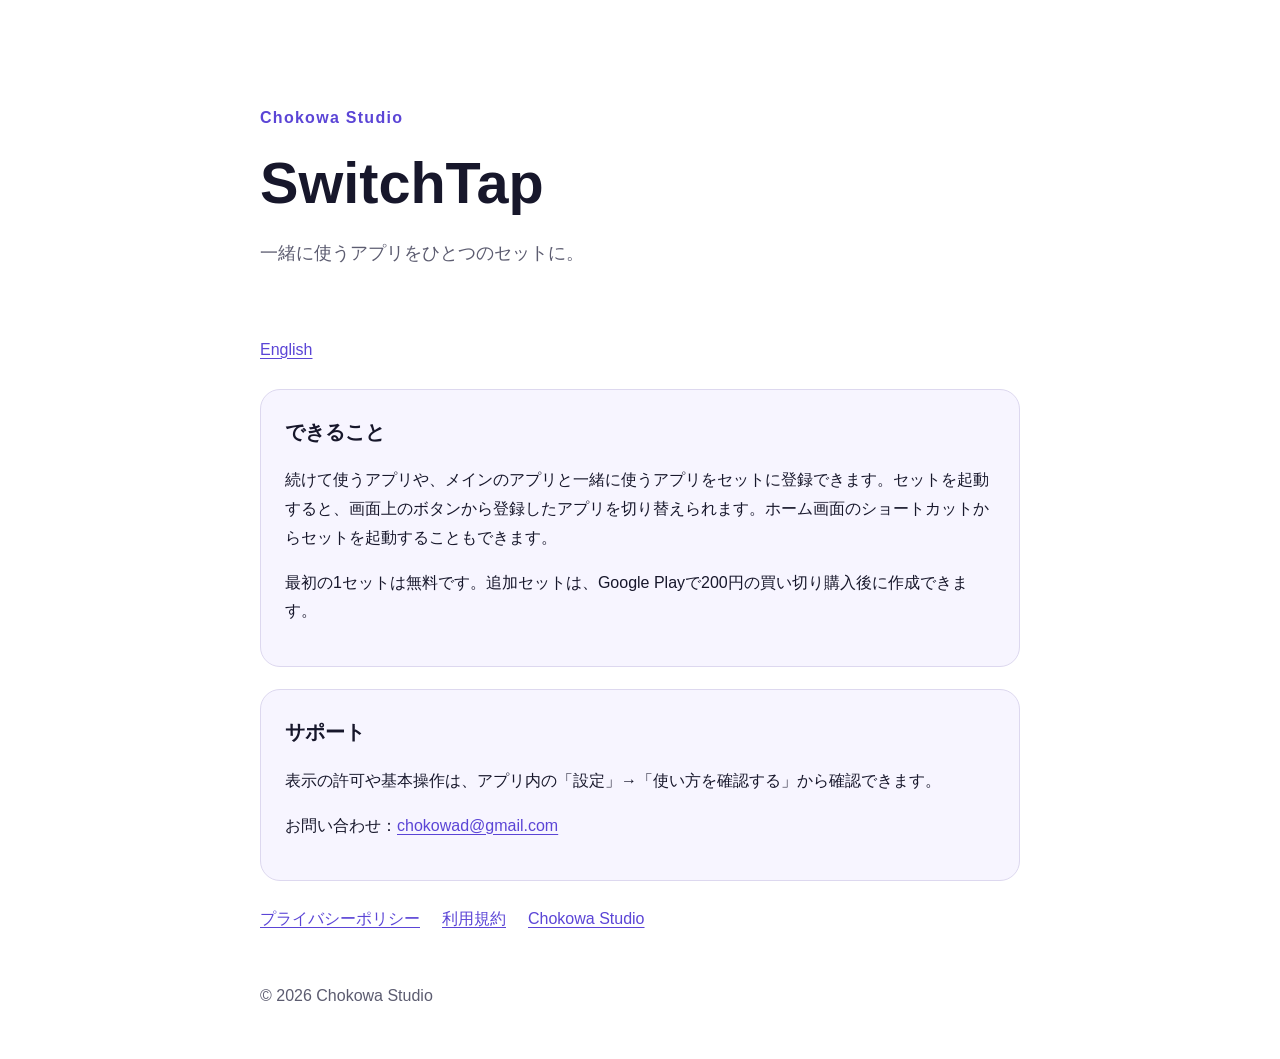
<file: index.html>
<!doctype html>
<html lang="ja">
<head>
  <meta charset="utf-8">
  <meta name="viewport" content="width=device-width, initial-scale=1">
  <meta name="description" content="SwitchTapは、一緒に使うAndroidアプリをセットに登録して画面上のボタンで切り替えるアプリです。">
  <title>SwitchTap｜Chokowa Studio</title>
  <link rel="stylesheet" href="style.css">
</head>
<body>
  <header class="hero">
    <p class="eyebrow">Chokowa Studio</p>
    <h1>SwitchTap</h1>
    <p class="lead">一緒に使うアプリをひとつのセットに。</p>
  </header>
  <main><nav aria-label="言語"><a href="index-en.html" lang="en" hreflang="en">English</a></nav>
    <section>
      <h2>できること</h2>
      <p>続けて使うアプリや、メインのアプリと一緒に使うアプリをセットに登録できます。セットを起動すると、画面上のボタンから登録したアプリを切り替えられます。ホーム画面のショートカットからセットを起動することもできます。</p>
      <p>最初の1セットは無料です。追加セットは、Google Playで200円の買い切り購入後に作成できます。</p>
    </section>
    <section>
      <h2>サポート</h2>
      <p>表示の許可や基本操作は、アプリ内の「設定」→「使い方を確認する」から確認できます。</p>
      <p>お問い合わせ：<a href="mailto:chokowad@gmail.com">chokowad@gmail.com</a></p>
    </section>
    <nav aria-label="法務情報">
      <a href="privacy-policy.html">プライバシーポリシー</a>
      <a href="terms.html">利用規約</a>
      <a href="https://chokowa.github.io/">Chokowa Studio</a>
    </nav>
  </main>
  <footer>© 2026 Chokowa Studio</footer>
</body>
</html>
</file>
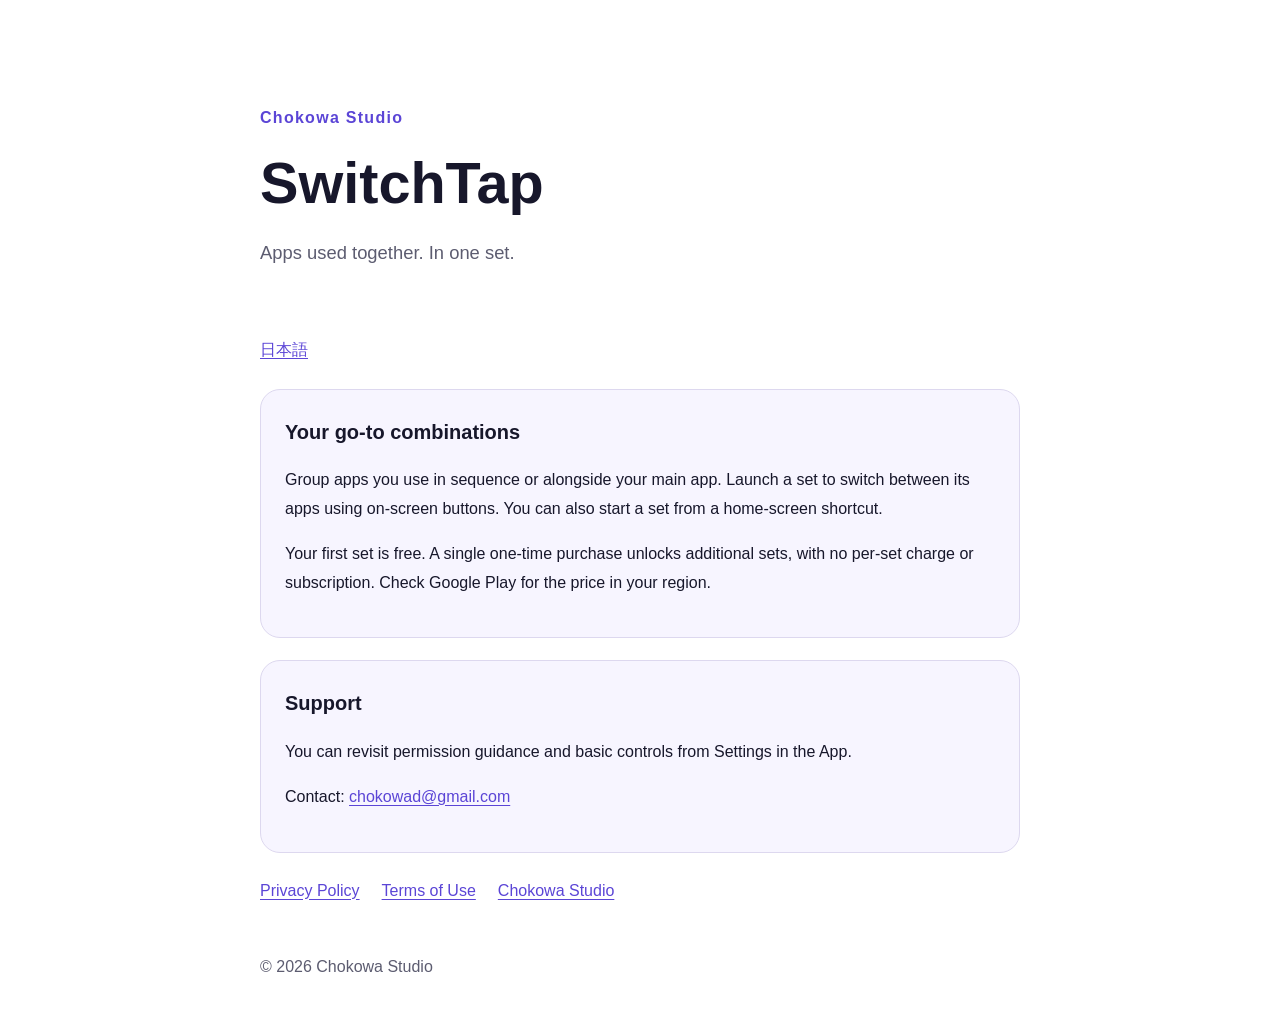
<file: index-en.html>
<!doctype html>
<html lang="en">
<head><meta charset="utf-8"><meta name="viewport" content="width=device-width, initial-scale=1"><meta name="description" content="Group related Android apps into sets and switch between them with SwitchTap."><title>SwitchTap | Chokowa Studio</title><link rel="stylesheet" href="style.css"></head>
<body>
<header class="hero"><p class="eyebrow">Chokowa Studio</p><h1>SwitchTap</h1><p class="lead">Apps used together. In one set.</p></header>
<main>
<nav aria-label="Language"><a href="index.html" lang="ja" hreflang="ja">日本語</a></nav>
<section><h2>Your go-to combinations</h2><p>Group apps you use in sequence or alongside your main app. Launch a set to switch between its apps using on-screen buttons. You can also start a set from a home-screen shortcut.</p><p>Your first set is free. A single one-time purchase unlocks additional sets, with no per-set charge or subscription. Check Google Play for the price in your region.</p></section>
<section><h2>Support</h2><p>You can revisit permission guidance and basic controls from Settings in the App.</p><p>Contact: <a href="mailto:chokowad@gmail.com">chokowad@gmail.com</a></p></section>
<nav aria-label="Legal information"><a href="privacy-policy-en.html">Privacy Policy</a><a href="terms-en.html">Terms of Use</a><a href="https://chokowa.github.io/">Chokowa Studio</a></nav>
</main><footer>© 2026 Chokowa Studio</footer>
</body></html>
</file>
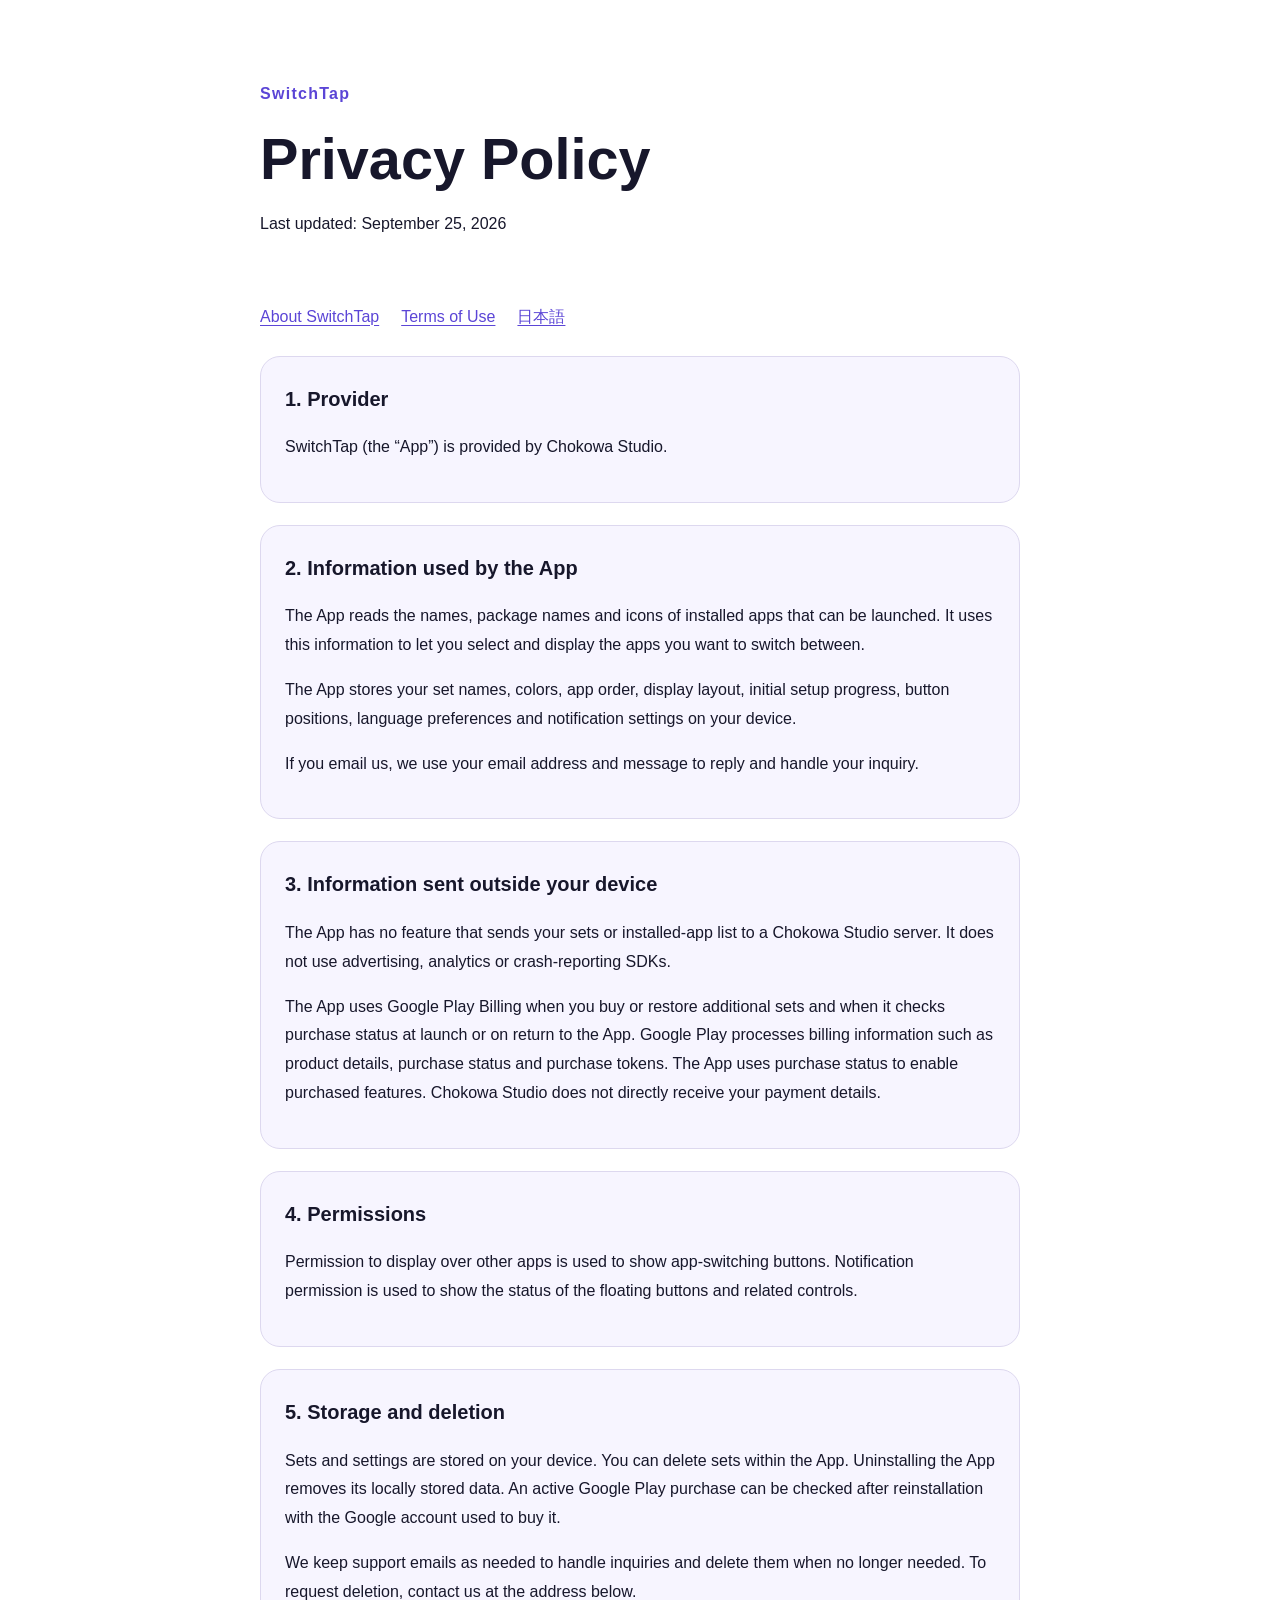
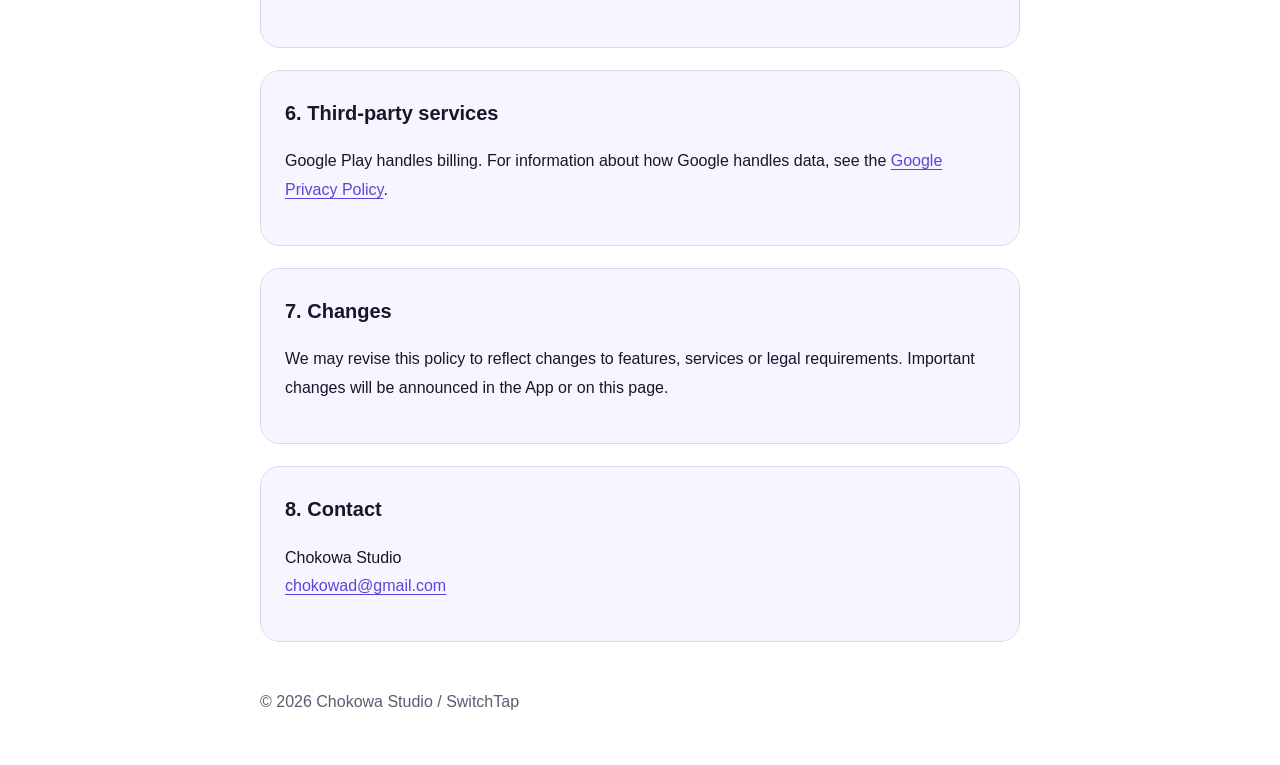
<file: privacy-policy-en.html>
<!doctype html>
<html lang="en">
<head><meta charset="utf-8"><meta name="viewport" content="width=device-width, initial-scale=1"><meta name="description" content="SwitchTap privacy policy"><title>Privacy Policy | SwitchTap</title><link rel="stylesheet" href="style.css"></head>
<body>
<header><p class="eyebrow">SwitchTap</p><h1>Privacy Policy</h1><p>Last updated: September 25, 2026</p></header>
<main>
<nav aria-label="Page navigation"><a href="index-en.html">About SwitchTap</a><a href="terms-en.html">Terms of Use</a><a href="privacy-policy.html" lang="ja" hreflang="ja">日本語</a></nav>
<section><h2>1. Provider</h2><p>SwitchTap (the “App”) is provided by Chokowa Studio.</p></section>
<section><h2>2. Information used by the App</h2><p>The App reads the names, package names and icons of installed apps that can be launched. It uses this information to let you select and display the apps you want to switch between.</p><p>The App stores your set names, colors, app order, display layout, initial setup progress, button positions, language preferences and notification settings on your device.</p><p>If you email us, we use your email address and message to reply and handle your inquiry.</p></section>
<section><h2>3. Information sent outside your device</h2><p>The App has no feature that sends your sets or installed-app list to a Chokowa Studio server. It does not use advertising, analytics or crash-reporting SDKs.</p><p>The App uses Google Play Billing when you buy or restore additional sets and when it checks purchase status at launch or on return to the App. Google Play processes billing information such as product details, purchase status and purchase tokens. The App uses purchase status to enable purchased features. Chokowa Studio does not directly receive your payment details.</p></section>
<section><h2>4. Permissions</h2><p>Permission to display over other apps is used to show app-switching buttons. Notification permission is used to show the status of the floating buttons and related controls.</p></section>
<section><h2>5. Storage and deletion</h2><p>Sets and settings are stored on your device. You can delete sets within the App. Uninstalling the App removes its locally stored data. An active Google Play purchase can be checked after reinstallation with the Google account used to buy it.</p><p>We keep support emails as needed to handle inquiries and delete them when no longer needed. To request deletion, contact us at the address below.</p></section>
<section><h2>6. Third-party services</h2><p>Google Play handles billing. For information about how Google handles data, see the <a href="https://policies.google.com/privacy">Google Privacy Policy</a>.</p></section>
<section><h2>7. Changes</h2><p>We may revise this policy to reflect changes to features, services or legal requirements. Important changes will be announced in the App or on this page.</p></section>
<section><h2>8. Contact</h2><p>Chokowa Studio<br><a href="mailto:chokowad@gmail.com">chokowad@gmail.com</a></p></section>
</main><footer>© 2026 Chokowa Studio / SwitchTap</footer>
</body></html>
</file>
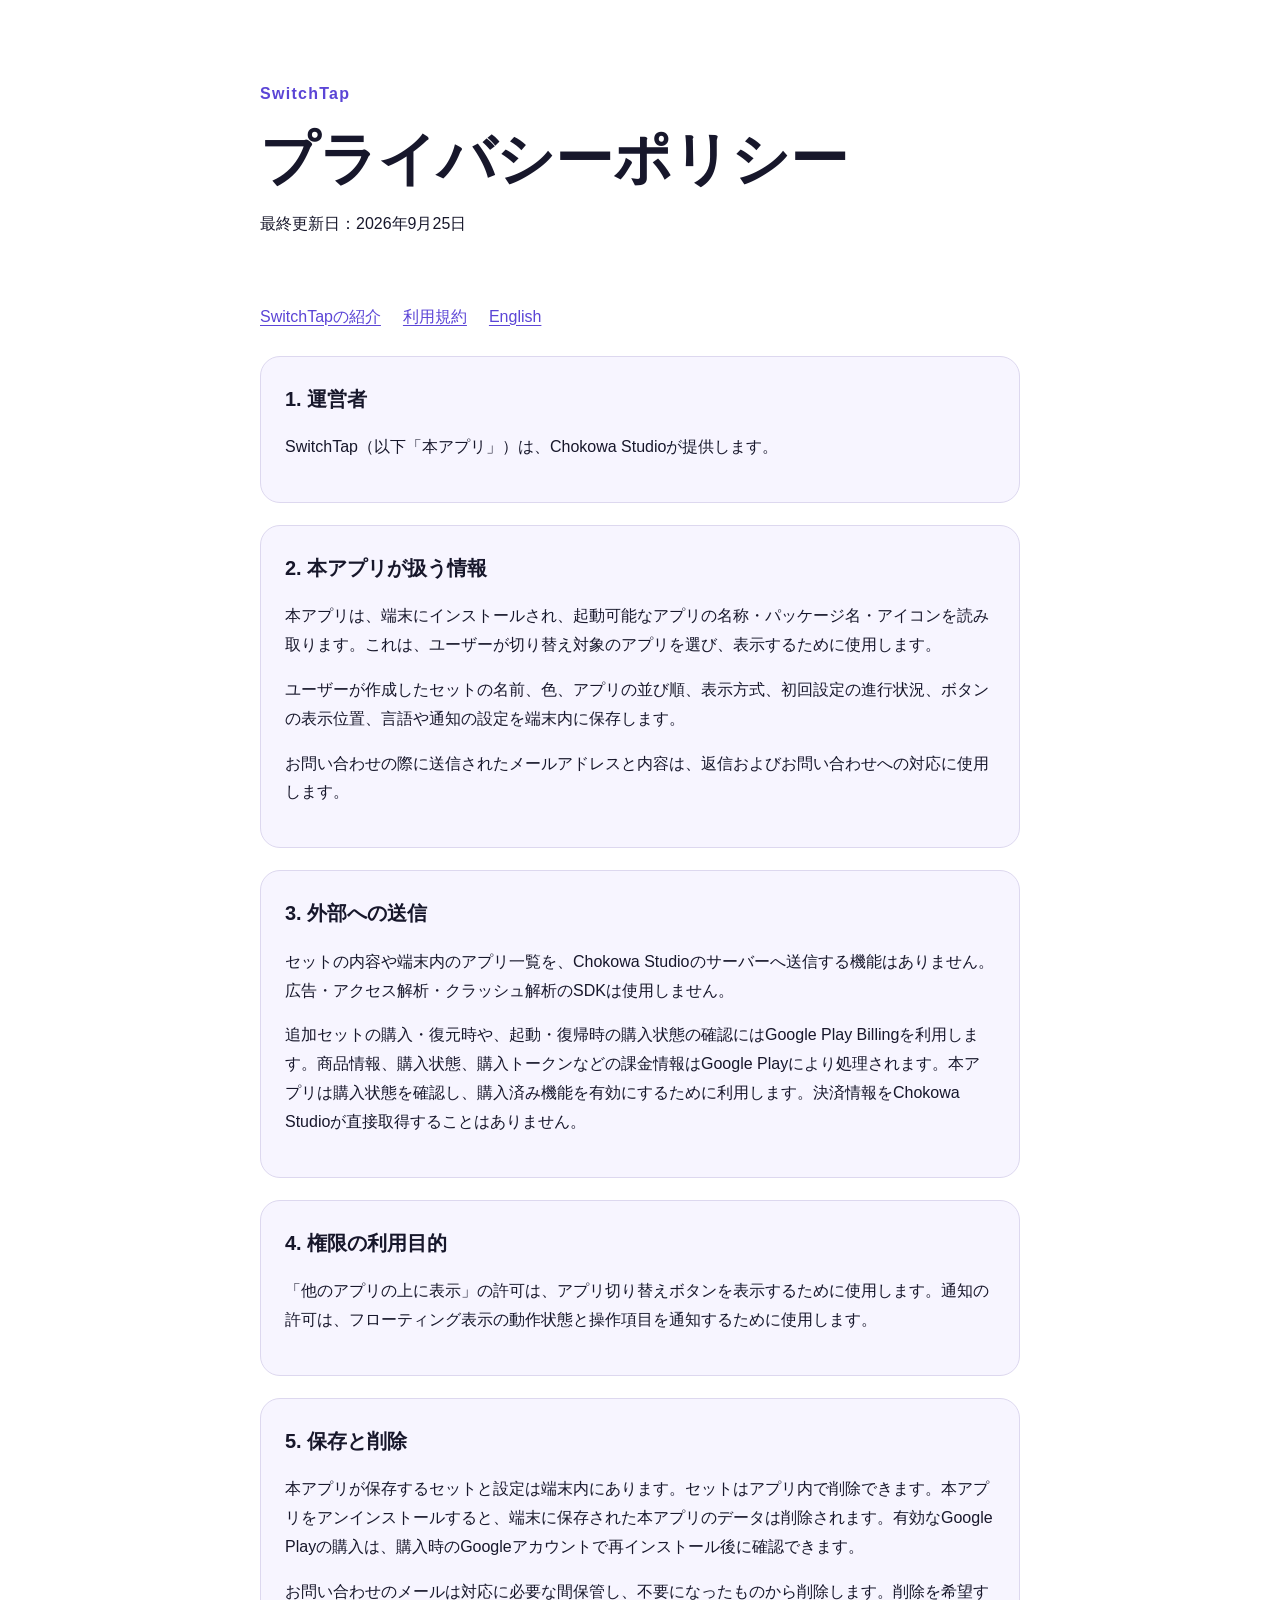
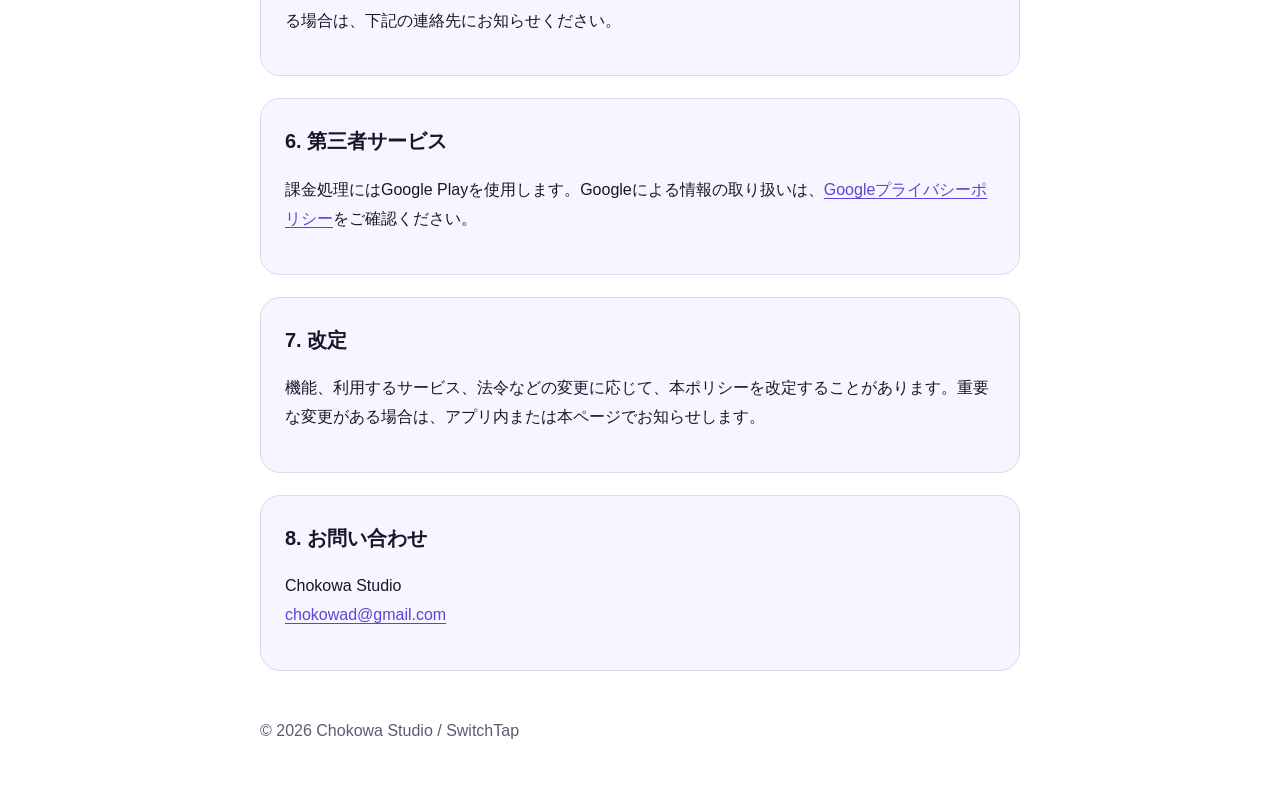
<file: privacy-policy.html>
<!doctype html>
<html lang="ja">
<head>
  <meta charset="utf-8">
  <meta name="viewport" content="width=device-width, initial-scale=1">
  <meta name="description" content="SwitchTapのプライバシーポリシー">
  <title>プライバシーポリシー｜SwitchTap</title>
  <link rel="stylesheet" href="style.css">
</head>
<body>
  <header><p class="eyebrow">SwitchTap</p><h1>プライバシーポリシー</h1><p>最終更新日：2026年9月25日</p></header>
  <main>
    <nav><a href="index.html">SwitchTapの紹介</a><a href="terms.html">利用規約</a><a href="privacy-policy-en.html" lang="en" hreflang="en">English</a></nav>
    <section>
      <h2>1. 運営者</h2>
      <p>SwitchTap（以下「本アプリ」）は、Chokowa Studioが提供します。</p>
    </section>
    <section>
      <h2>2. 本アプリが扱う情報</h2>
      <p>本アプリは、端末にインストールされ、起動可能なアプリの名称・パッケージ名・アイコンを読み取ります。これは、ユーザーが切り替え対象のアプリを選び、表示するために使用します。</p>
      <p>ユーザーが作成したセットの名前、色、アプリの並び順、表示方式、初回設定の進行状況、ボタンの表示位置、言語や通知の設定を端末内に保存します。</p>
      <p>お問い合わせの際に送信されたメールアドレスと内容は、返信およびお問い合わせへの対応に使用します。</p>
    </section>
    <section>
      <h2>3. 外部への送信</h2>
      <p>セットの内容や端末内のアプリ一覧を、Chokowa Studioのサーバーへ送信する機能はありません。広告・アクセス解析・クラッシュ解析のSDKは使用しません。</p>
      <p>追加セットの購入・復元時や、起動・復帰時の購入状態の確認にはGoogle Play Billingを利用します。商品情報、購入状態、購入トークンなどの課金情報はGoogle Playにより処理されます。本アプリは購入状態を確認し、購入済み機能を有効にするために利用します。決済情報をChokowa Studioが直接取得することはありません。</p>
    </section>
    <section>
      <h2>4. 権限の利用目的</h2>
      <p>「他のアプリの上に表示」の許可は、アプリ切り替えボタンを表示するために使用します。通知の許可は、フローティング表示の動作状態と操作項目を通知するために使用します。</p>
    </section>
    <section>
      <h2>5. 保存と削除</h2>
      <p>本アプリが保存するセットと設定は端末内にあります。セットはアプリ内で削除できます。本アプリをアンインストールすると、端末に保存された本アプリのデータは削除されます。有効なGoogle Playの購入は、購入時のGoogleアカウントで再インストール後に確認できます。</p>
      <p>お問い合わせのメールは対応に必要な間保管し、不要になったものから削除します。削除を希望する場合は、下記の連絡先にお知らせください。</p>
    </section>
    <section>
      <h2>6. 第三者サービス</h2>
      <p>課金処理にはGoogle Playを使用します。Googleによる情報の取り扱いは、<a href="https://policies.google.com/privacy">Googleプライバシーポリシー</a>をご確認ください。</p>
    </section>
    <section>
      <h2>7. 改定</h2>
      <p>機能、利用するサービス、法令などの変更に応じて、本ポリシーを改定することがあります。重要な変更がある場合は、アプリ内または本ページでお知らせします。</p>
    </section>
    <section>
      <h2>8. お問い合わせ</h2>
      <p>Chokowa Studio<br><a href="mailto:chokowad@gmail.com">chokowad@gmail.com</a></p>
    </section>
  </main>
  <footer>© 2026 Chokowa Studio / SwitchTap</footer>
</body>
</html>
</file>
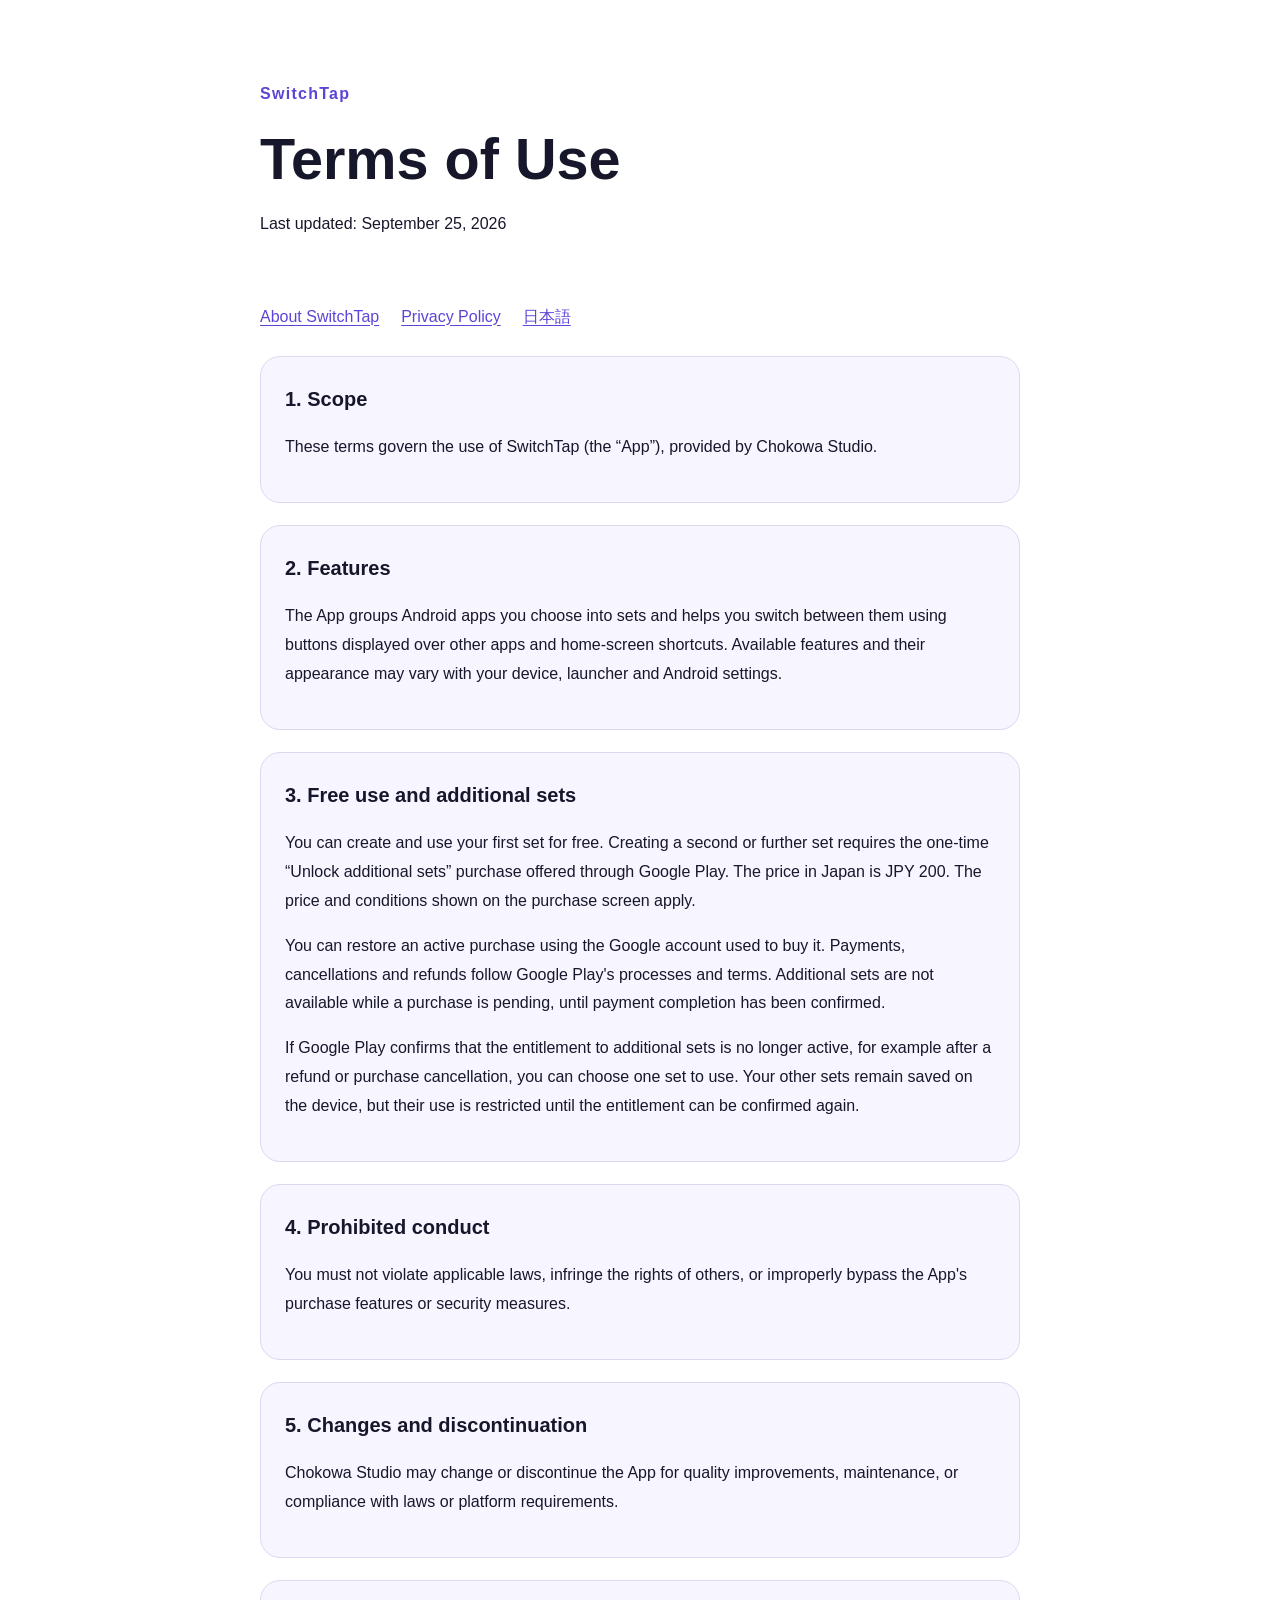
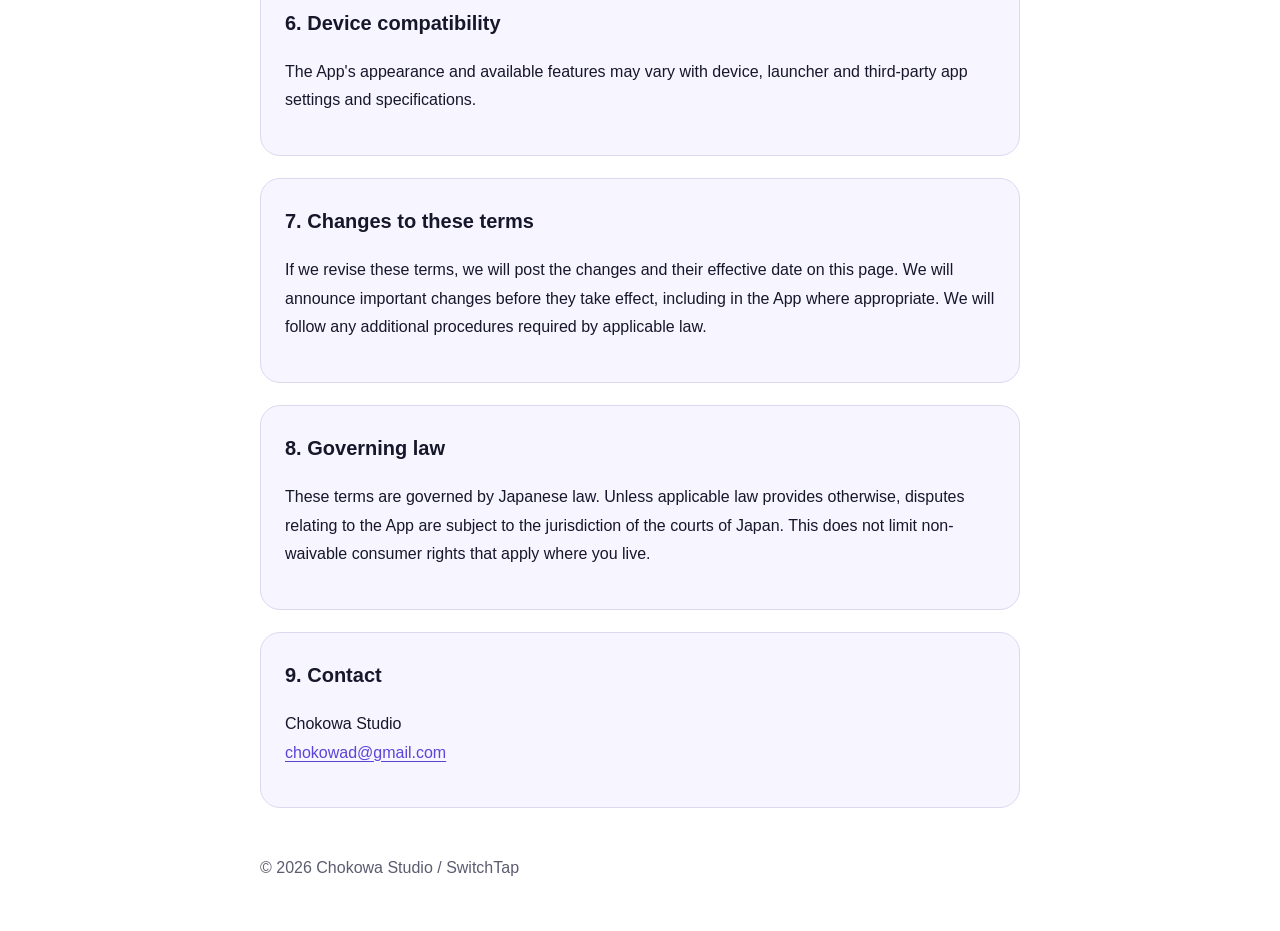
<file: terms-en.html>
<!doctype html>
<html lang="en">
<head><meta charset="utf-8"><meta name="viewport" content="width=device-width, initial-scale=1"><meta name="description" content="SwitchTap terms of use"><title>Terms of Use | SwitchTap</title><link rel="stylesheet" href="style.css"></head>
<body>
<header><p class="eyebrow">SwitchTap</p><h1>Terms of Use</h1><p>Last updated: September 25, 2026</p></header>
<main>
<nav aria-label="Page navigation"><a href="index-en.html">About SwitchTap</a><a href="privacy-policy-en.html">Privacy Policy</a><a href="terms.html" lang="ja" hreflang="ja">日本語</a></nav>
<section><h2>1. Scope</h2><p>These terms govern the use of SwitchTap (the “App”), provided by Chokowa Studio.</p></section>
<section><h2>2. Features</h2><p>The App groups Android apps you choose into sets and helps you switch between them using buttons displayed over other apps and home-screen shortcuts. Available features and their appearance may vary with your device, launcher and Android settings.</p></section>
<section><h2>3. Free use and additional sets</h2><p>You can create and use your first set for free. Creating a second or further set requires the one-time “Unlock additional sets” purchase offered through Google Play. The price in Japan is JPY 200. The price and conditions shown on the purchase screen apply.</p><p>You can restore an active purchase using the Google account used to buy it. Payments, cancellations and refunds follow Google Play's processes and terms. Additional sets are not available while a purchase is pending, until payment completion has been confirmed.</p><p>If Google Play confirms that the entitlement to additional sets is no longer active, for example after a refund or purchase cancellation, you can choose one set to use. Your other sets remain saved on the device, but their use is restricted until the entitlement can be confirmed again.</p></section>
<section><h2>4. Prohibited conduct</h2><p>You must not violate applicable laws, infringe the rights of others, or improperly bypass the App's purchase features or security measures.</p></section>
<section><h2>5. Changes and discontinuation</h2><p>Chokowa Studio may change or discontinue the App for quality improvements, maintenance, or compliance with laws or platform requirements.</p></section>
<section><h2>6. Device compatibility</h2><p>The App's appearance and available features may vary with device, launcher and third-party app settings and specifications.</p></section>
<section><h2>7. Changes to these terms</h2><p>If we revise these terms, we will post the changes and their effective date on this page. We will announce important changes before they take effect, including in the App where appropriate. We will follow any additional procedures required by applicable law.</p></section>
<section><h2>8. Governing law</h2><p>These terms are governed by Japanese law. Unless applicable law provides otherwise, disputes relating to the App are subject to the jurisdiction of the courts of Japan. This does not limit non-waivable consumer rights that apply where you live.</p></section>
<section><h2>9. Contact</h2><p>Chokowa Studio<br><a href="mailto:chokowad@gmail.com">chokowad@gmail.com</a></p></section>
</main><footer>© 2026 Chokowa Studio / SwitchTap</footer>
</body></html>
</file>
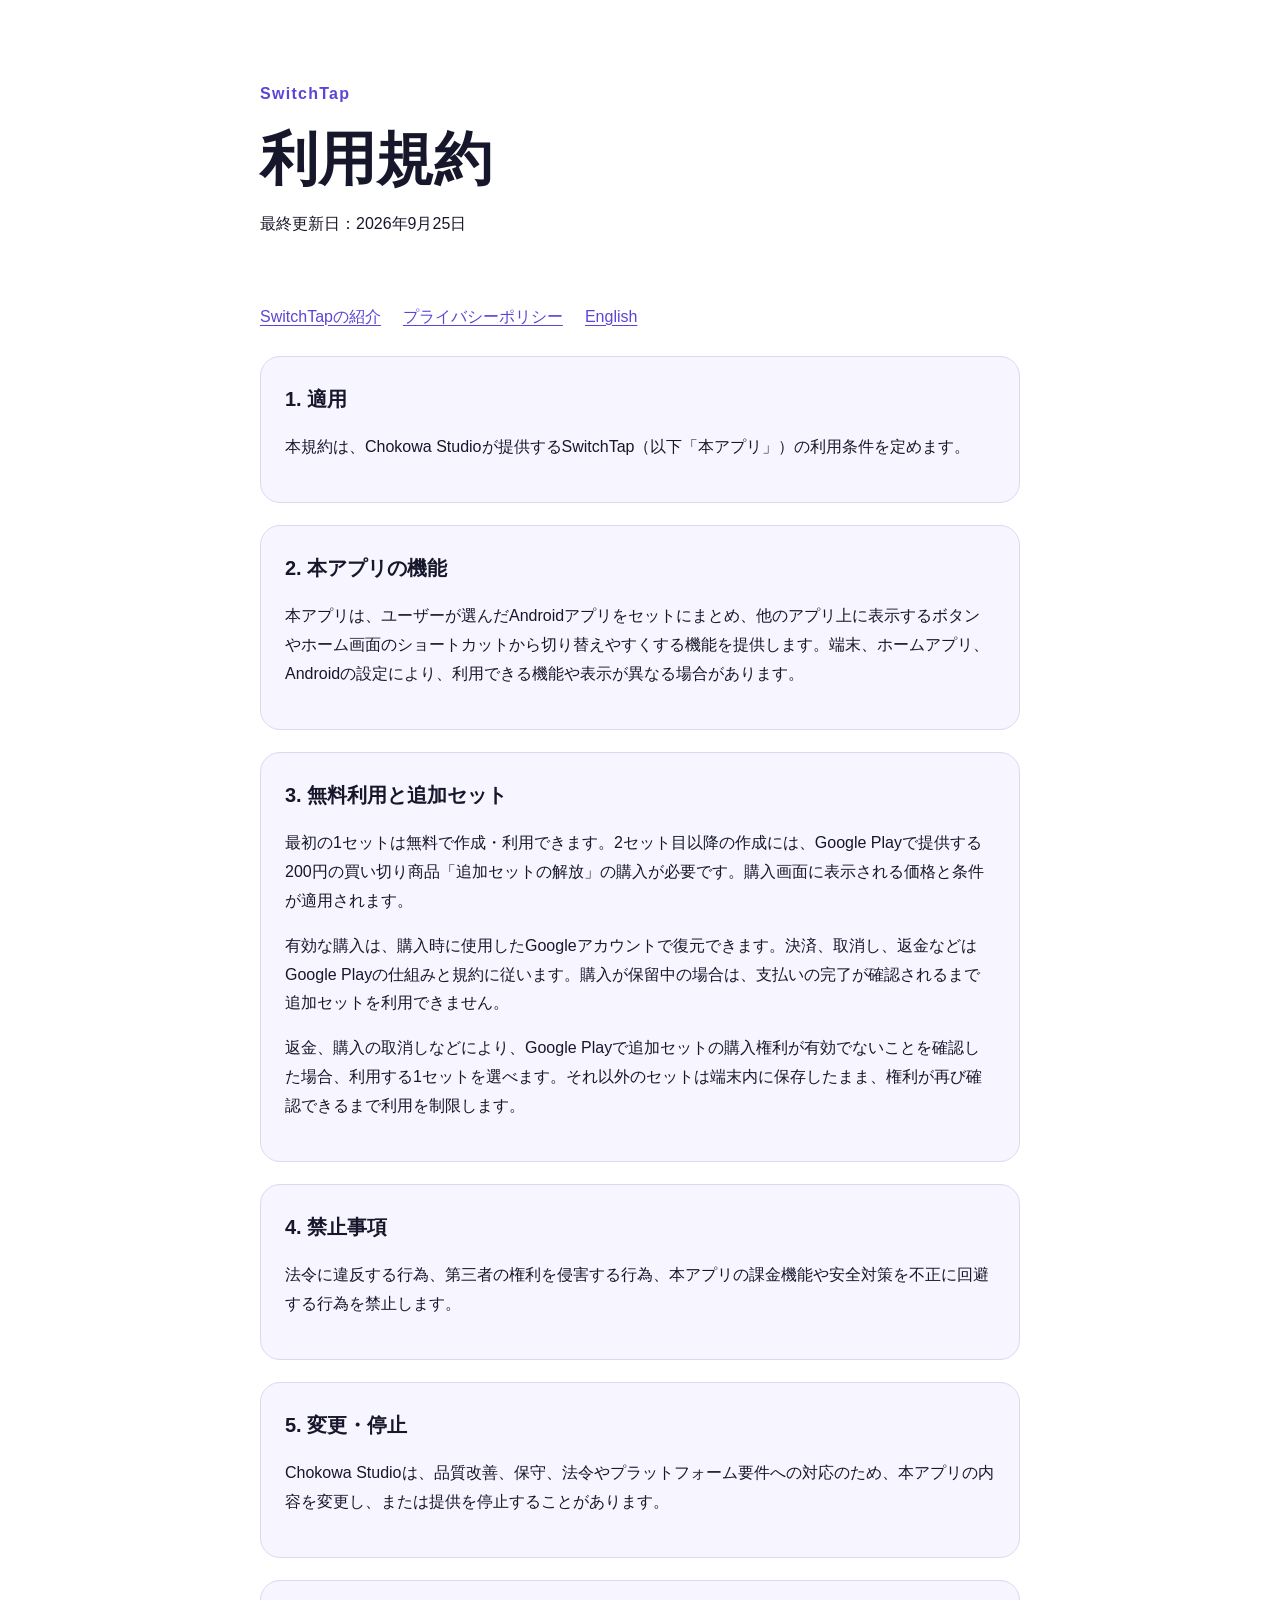
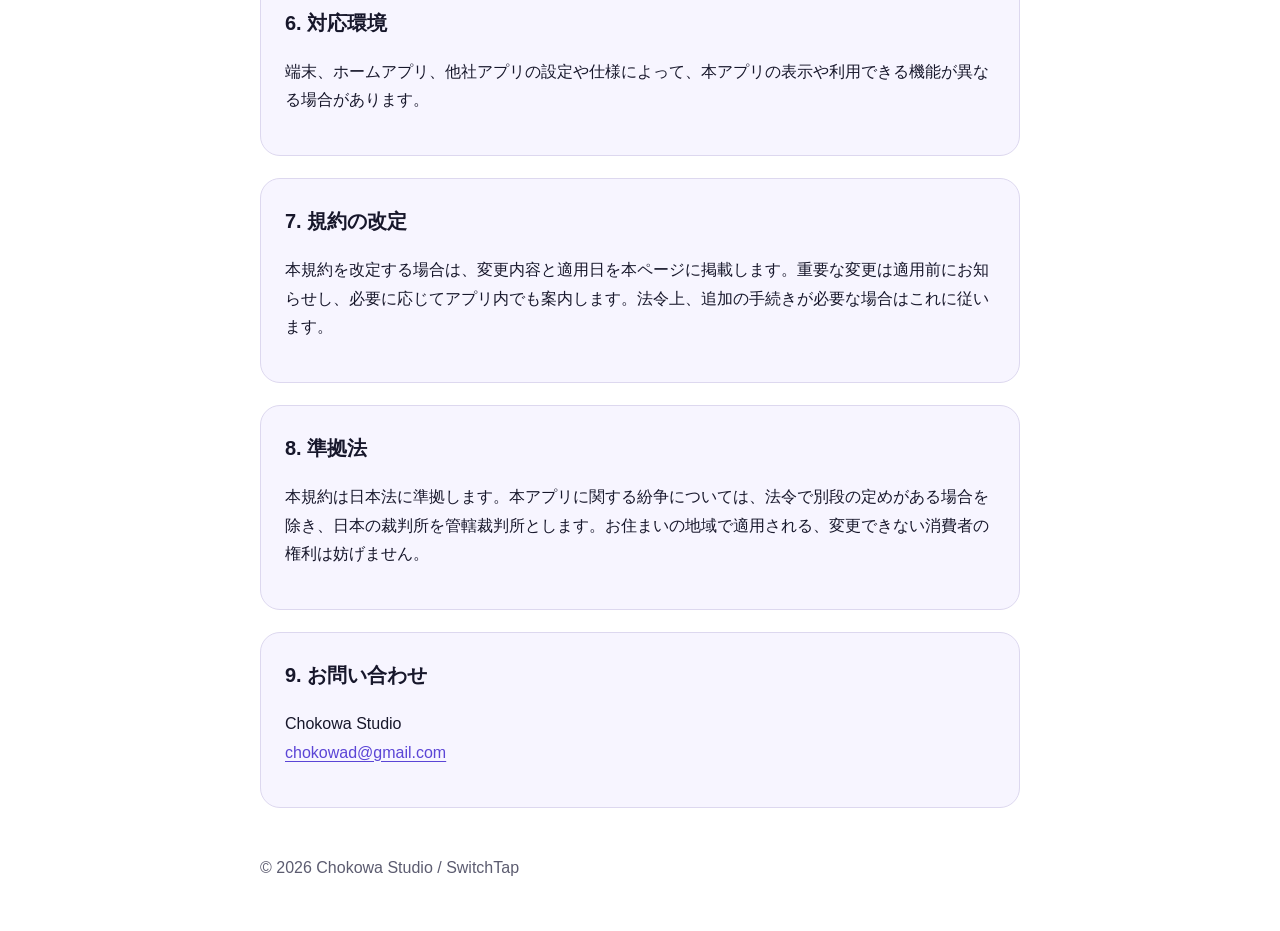
<file: terms.html>
<!doctype html>
<html lang="ja">
<head>
  <meta charset="utf-8">
  <meta name="viewport" content="width=device-width, initial-scale=1">
  <meta name="description" content="SwitchTapの利用規約">
  <title>利用規約｜SwitchTap</title>
  <link rel="stylesheet" href="style.css">
</head>
<body>
  <header><p class="eyebrow">SwitchTap</p><h1>利用規約</h1><p>最終更新日：2026年9月25日</p></header>
  <main>
    <nav><a href="index.html">SwitchTapの紹介</a><a href="privacy-policy.html">プライバシーポリシー</a><a href="terms-en.html" lang="en" hreflang="en">English</a></nav>
    <section><h2>1. 適用</h2><p>本規約は、Chokowa Studioが提供するSwitchTap（以下「本アプリ」）の利用条件を定めます。</p></section>
    <section><h2>2. 本アプリの機能</h2><p>本アプリは、ユーザーが選んだAndroidアプリをセットにまとめ、他のアプリ上に表示するボタンやホーム画面のショートカットから切り替えやすくする機能を提供します。端末、ホームアプリ、Androidの設定により、利用できる機能や表示が異なる場合があります。</p></section>
    <section>
      <h2>3. 無料利用と追加セット</h2>
      <p>最初の1セットは無料で作成・利用できます。2セット目以降の作成には、Google Playで提供する200円の買い切り商品「追加セットの解放」の購入が必要です。購入画面に表示される価格と条件が適用されます。</p>
      <p>有効な購入は、購入時に使用したGoogleアカウントで復元できます。決済、取消し、返金などはGoogle Playの仕組みと規約に従います。購入が保留中の場合は、支払いの完了が確認されるまで追加セットを利用できません。</p>
      <p>返金、購入の取消しなどにより、Google Playで追加セットの購入権利が有効でないことを確認した場合、利用する1セットを選べます。それ以外のセットは端末内に保存したまま、権利が再び確認できるまで利用を制限します。</p>
    </section>
    <section><h2>4. 禁止事項</h2><p>法令に違反する行為、第三者の権利を侵害する行為、本アプリの課金機能や安全対策を不正に回避する行為を禁止します。</p></section>
    <section><h2>5. 変更・停止</h2><p>Chokowa Studioは、品質改善、保守、法令やプラットフォーム要件への対応のため、本アプリの内容を変更し、または提供を停止することがあります。</p></section>
    <section><h2>6. 対応環境</h2><p>端末、ホームアプリ、他社アプリの設定や仕様によって、本アプリの表示や利用できる機能が異なる場合があります。</p></section>
    <section><h2>7. 規約の改定</h2><p>本規約を改定する場合は、変更内容と適用日を本ページに掲載します。重要な変更は適用前にお知らせし、必要に応じてアプリ内でも案内します。法令上、追加の手続きが必要な場合はこれに従います。</p></section>
    <section><h2>8. 準拠法</h2><p>本規約は日本法に準拠します。本アプリに関する紛争については、法令で別段の定めがある場合を除き、日本の裁判所を管轄裁判所とします。お住まいの地域で適用される、変更できない消費者の権利は妨げません。</p></section>
    <section><h2>9. お問い合わせ</h2><p>Chokowa Studio<br><a href="mailto:chokowad@gmail.com">chokowad@gmail.com</a></p></section>
  </main>
  <footer>© 2026 Chokowa Studio / SwitchTap</footer>
</body>
</html>
</file>
<file: style.css>
:root { color-scheme: light; --ink:#17172b; --muted:#5c5c70; --accent:#5b45d6; --surface:#f7f5ff; --line:#ddd8ef; }
* { box-sizing:border-box; }
body { margin:0; color:var(--ink); background:#fff; font-family:-apple-system,BlinkMacSystemFont,"Segoe UI","Noto Sans JP",sans-serif; line-height:1.8; }
header, main, footer { width:min(760px,calc(100% - 40px)); margin-inline:auto; }
header { padding:64px 0 24px; }
.hero { padding-top:88px; }
.eyebrow { color:var(--accent); font-weight:700; letter-spacing:.08em; }
h1 { margin:.2em 0; font-size:clamp(2rem,8vw,3.6rem); line-height:1.2; }
h2 { margin-top:0; font-size:1.25rem; }
.lead { color:var(--muted); font-size:1.15rem; }
section { margin:22px 0; padding:24px; background:var(--surface); border:1px solid var(--line); border-radius:20px; }
nav { display:flex; flex-wrap:wrap; gap:10px 22px; margin:24px 0; }
a { color:var(--accent); text-underline-offset:3px; }
footer { padding:24px 0 48px; color:var(--muted); }
@media (max-width:520px) { header { padding-top:36px; } section { padding:20px; border-radius:16px; } }
</file>
